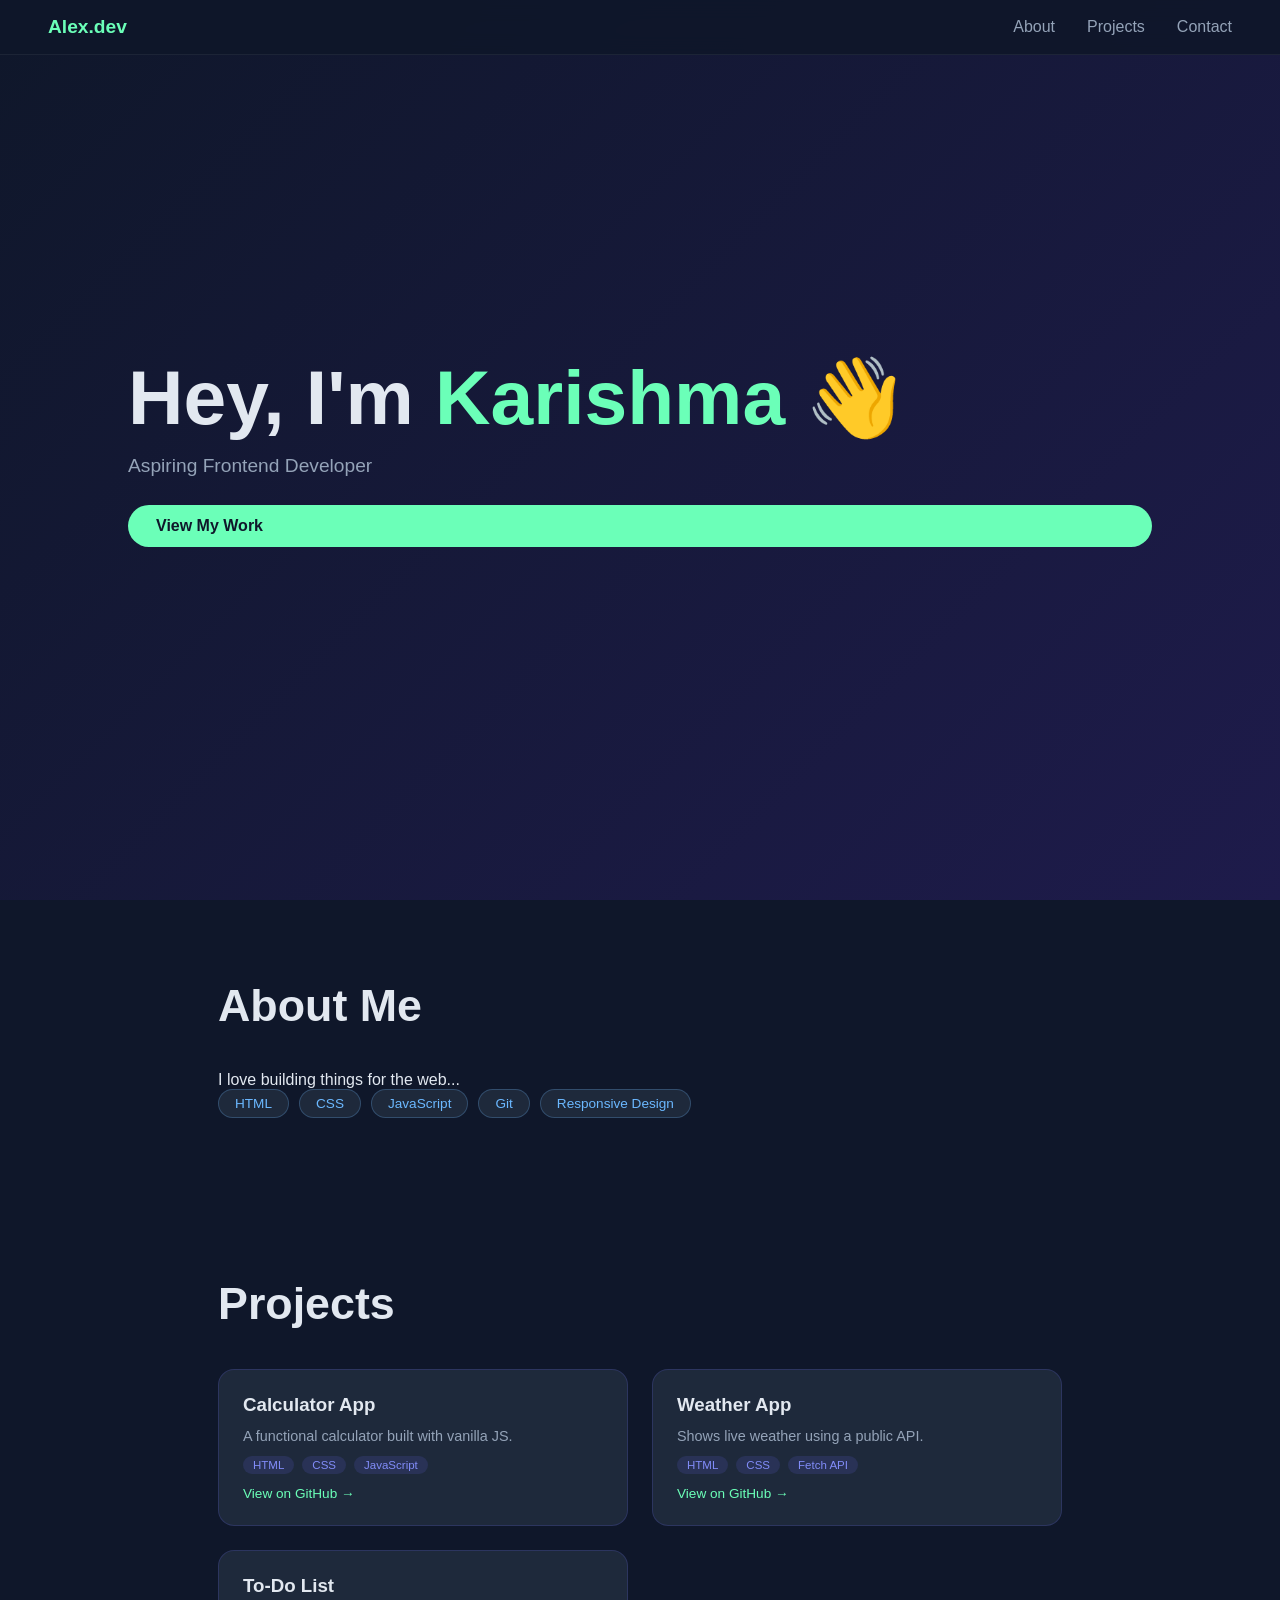
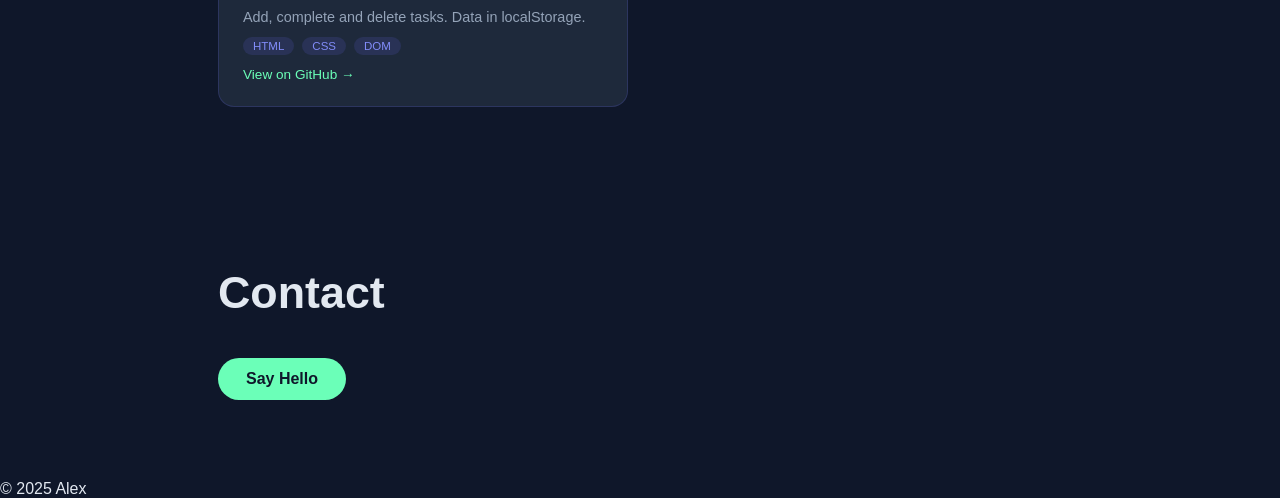
<file: index.html>
<!DOCTYPE html>
<html lang="en">
<head>
  <meta charset="UTF-8">
  <meta name="viewport" content="width=device-width">
  <title>Alex — Frontend Developer</title>
  <link rel="stylesheet" href="port.css">
</head>
<body>

  <!-- ① NAVBAR -->
  <nav id="navbar" class="navbar">
    <div class="nav-logo">Alex.dev</div>
    <ul class="nav-links">
      <li><a href="#about">About</a></li>
      <li><a href="#projects">Projects</a></li>
      <li><a href="#contact">Contact</a></li>
    </ul>
  </nav>

  <!-- ② HERO -->
  <section id="hero" class="hero">
    <h1>Hey, I'm <span class="name">Karishma</span> 👋</h1>
    <p class="tagline">Aspiring Frontend Developer</p>
    <a href="#projects" class="btn-primary">View My Work</a>
  </section>

  <!-- ③ ABOUT -->
  <section id="about" class="section">
    <h2>About Me</h2>
    <p class="bio">I love building things for the web...</p>
    <ul id="skills-list" class="skills"></ul>
  </section>

  <!-- ④ PROJECTS (JS renders cards here) -->
  <section id="projects" class="section">
    <h2>Projects</h2>
    <div id="projects-grid" class="projects-grid"></div>
  </section>

  <!-- ⑤ CONTACT -->
  <section id="contact" class="section">
    <h2>Contact</h2>
    <a href="mailto:alex@email.com" class="btn-primary">Say Hello</a>
  </section>

  <footer>&copy; 2025 Alex</footer>
  <script src="port.js"></script>
</body>
</html>
</file>
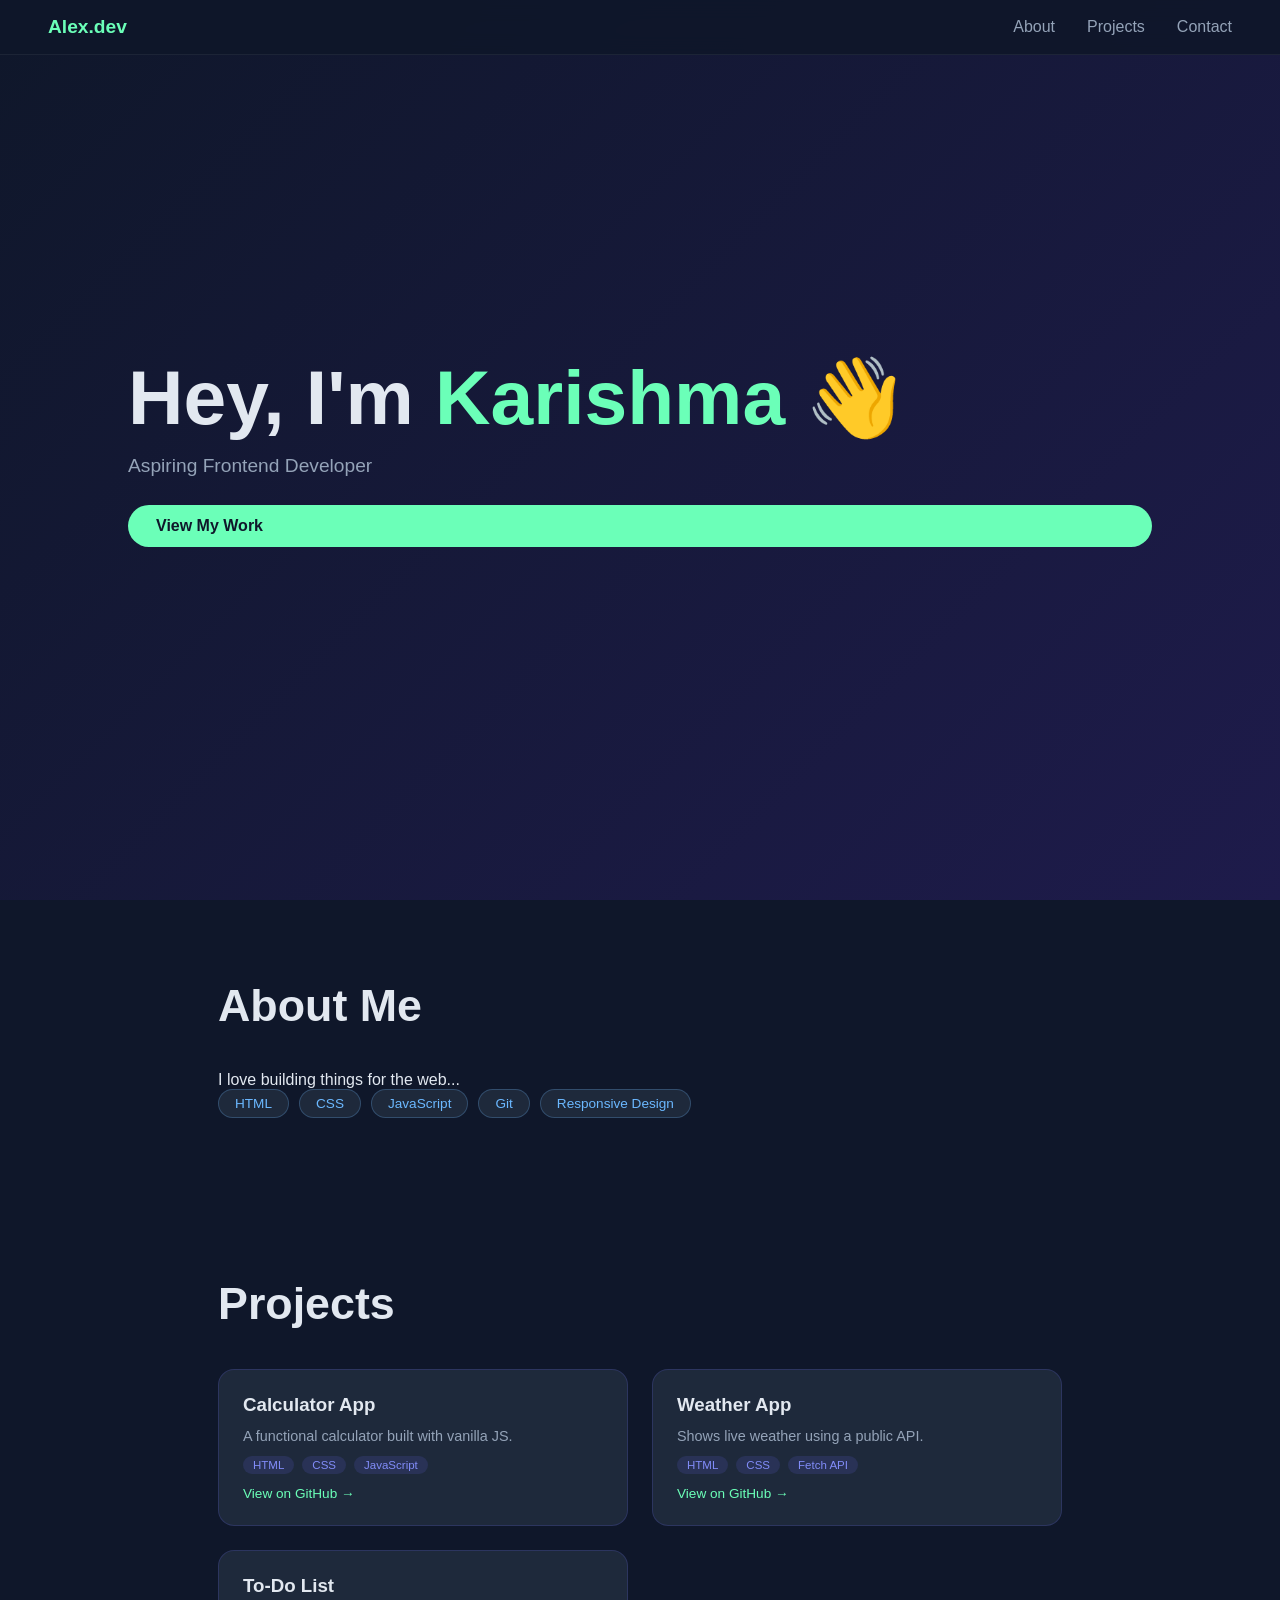
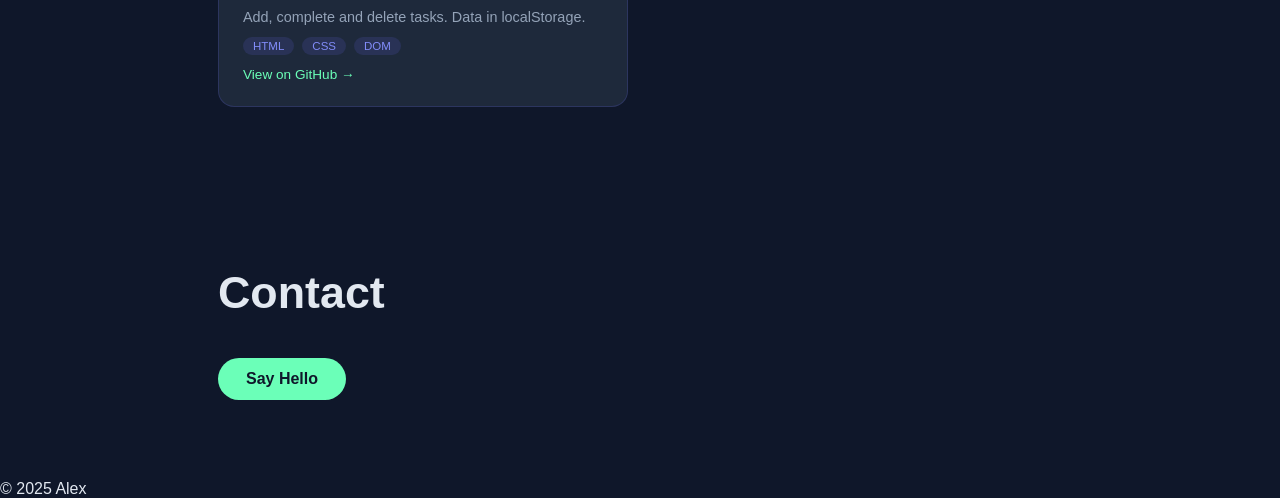
<file: port.html>
<!DOCTYPE html>
<html lang="en">
<head>
  <meta charset="UTF-8">
  <meta name="viewport" content="width=device-width">
  <title>Alex — Frontend Developer</title>
  <link rel="stylesheet" href="port.css">
</head>
<body>

  <!-- ① NAVBAR -->
  <nav id="navbar" class="navbar">
    <div class="nav-logo">Alex.dev</div>
    <ul class="nav-links">
      <li><a href="#about">About</a></li>
      <li><a href="#projects">Projects</a></li>
      <li><a href="#contact">Contact</a></li>
    </ul>
  </nav>

  <!-- ② HERO -->
  <section id="hero" class="hero">
    <h1>Hey, I'm <span class="name">Karishma</span> 👋</h1>
    <p class="tagline">Aspiring Frontend Developer</p>
    <a href="#projects" class="btn-primary">View My Work</a>
  </section>

  <!-- ③ ABOUT -->
  <section id="about" class="section">
    <h2>About Me</h2>
    <p class="bio">I love building things for the web...</p>
    <ul id="skills-list" class="skills"></ul>
  </section>

  <!-- ④ PROJECTS (JS renders cards here) -->
  <section id="projects" class="section">
    <h2>Projects</h2>
    <div id="projects-grid" class="projects-grid"></div>
  </section>

  <!-- ⑤ CONTACT -->
  <section id="contact" class="section">
    <h2>Contact</h2>
    <a href="mailto:alex@email.com" class="btn-primary">Say Hello</a>
  </section>

  <footer>&copy; 2025 Alex</footer>
  <script src="port.js"></script>
</body>
</html>
</file>
<file: port.css>
* { box-sizing: border-box; margin: 0; padding: 0; }
body {
  font-family: 'Segoe UI', sans-serif;
  background: #0f172a;
  color: #e2e8f0;
  scroll-behavior: smooth; /* smooth links! */
}

/* ── NAVBAR (fixed) ───────────── */
.navbar {
  position: fixed;
  top: 0; left: 0; right: 0;
  display: flex;
  justify-content: space-between;
  align-items: center;
  padding: 16px 48px;
  background: rgba(15, 23, 42, 0.9);
  backdrop-filter: blur(10px);
  border-bottom: 1px solid rgba(255,255,255,0.06);
  z-index: 1000;
  transition: background 0.3s;
}
.nav-logo { font-weight: 700; font-size: 1.2rem; color: #6bffb8; }
.nav-links { display: flex; list-style: none; gap: 32px; }
.nav-links a { color: #94a3b8; text-decoration: none; transition: color 0.2s; }
.nav-links a:hover { color: #6bffb8; }

/* ── HERO SECTION ─────────────── */
.hero {
  min-height: 100vh;
  display: flex;
  flex-direction: column;
  justify-content: center;
  padding: 0 10%;
  background: linear-gradient(135deg, #0f172a 0%, #1e1b4b 100%);
}
.hero h1 { font-size: clamp(2.5rem, 6vw, 5rem); font-weight: 800; }
.name { color: #6bffb8; }
.tagline { font-size: 1.2rem; color: #94a3b8; margin: 12px 0 28px; }

/* ── BUTTONS ──────────────────── */
.btn-primary {
  display: inline-block;
  background: #6bffb8;
  color: #0f172a;
  padding: 12px 28px;
  border-radius: 100px;
  text-decoration: none;
  font-weight: 700;
  transition: transform 0.2s, box-shadow 0.2s;
}
.btn-primary:hover {
  transform: translateY(-3px);
  box-shadow: 0 8px 24px rgba(107,255,184,0.3);
}

.section {
  padding: 80px 10%;
  max-width: 1100px;
  margin: 0 auto;
}
.section h2 {
  font-size: clamp(1.8rem, 4vw, 2.8rem);
  margin-bottom: 40px;
  color: #e2e8f0;
}

/* ── PROJECTS GRID ────────────── */
.projects-grid {
  display: grid;
  grid-template-columns: repeat(auto-fit, minmax(280px, 1fr));
  gap: 24px;
}

.project-card {
  background: #1e293b;
  border: 1px solid rgba(99,102,241,0.2);
  border-radius: 16px;
  padding: 24px;
  transition: transform 0.3s, box-shadow 0.3s;
  display: flex;
  flex-direction: column;
  gap: 12px;
}
.project-card:hover {
  transform: translateY(-6px);
  box-shadow: 0 12px 40px rgba(99,102,241,0.25);
}
.project-card h3 { color: #e2e8f0; }
.project-card p { color: #94a3b8; font-size: 0.9rem; flex: 1; }

.tags { display: flex; gap: 8px; flex-wrap: wrap; }
.tag {
  background: rgba(99,102,241,0.15);
  color: #818cf8;
  padding: 3px 10px;
  border-radius: 100px;
  font-size: 0.72rem;
}
.card-link { color: #6bffb8; text-decoration: none; font-size: 0.85rem; }

/* ── SKILLS ───────────────────── */
.skills { display: flex; flex-wrap: wrap; gap: 10px; list-style: none; }
.skill-item {
  background: #1e293b;
  border: 1px solid rgba(107,184,255,0.25);
  padding: 6px 16px;
  border-radius: 100px;
  color: #6bb8ff;
  font-size: 0.85rem;
}
</file>
